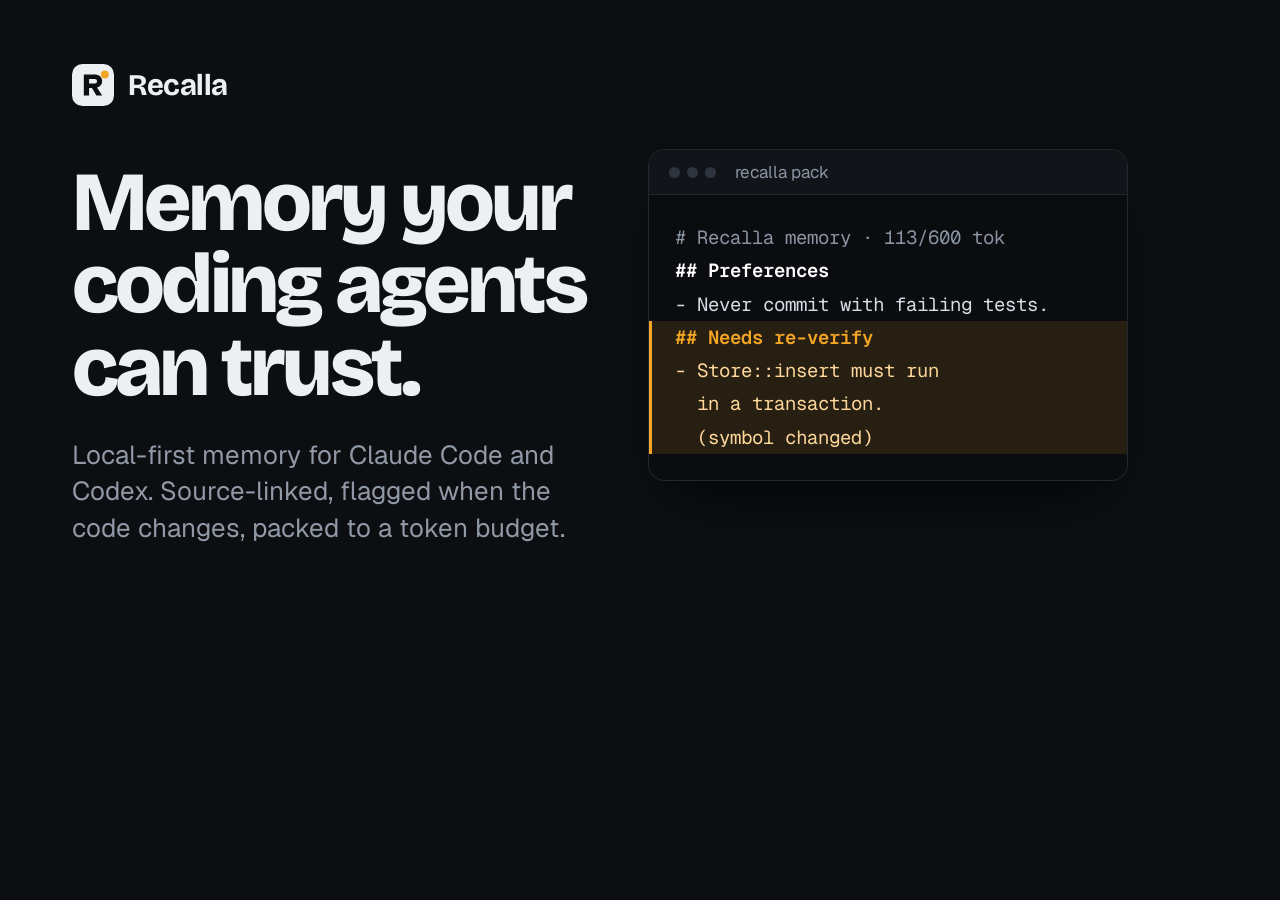
<file: web/tools/og.html>
<!doctype html>
<meta charset="utf-8">
<title>Recalla social card</title>
<!-- Render at exactly 1200x630 (see web/README.md). Uses the site's self-hosted fonts. -->
<style>
  @font-face { font-family: "Bricolage Grotesque"; font-weight: 500 800; src: url("../assets/fonts/bricolage-grotesque.woff2") format("woff2"); }
  @font-face { font-family: "Geist"; font-weight: 400 700; src: url("../assets/fonts/geist.woff2") format("woff2"); }
  @font-face { font-family: "Geist Mono"; font-weight: 400 600; src: url("../assets/fonts/geist-mono.woff2") format("woff2"); }
  html, body { margin: 0; width: 1200px; height: 630px; }
  body { box-sizing: border-box; padding: 64px 72px; background: #0c0e11; color: #edeff2; font-family: "Geist", sans-serif; display: grid; grid-template-columns: 1fr 480px; gap: 56px; position: relative; overflow: hidden; -webkit-font-smoothing: antialiased; }
  .brand { display: flex; align-items: center; gap: 14px; font-size: 30px; font-weight: 700; font-family: "Bricolage Grotesque", sans-serif; letter-spacing: -0.015em; }
  .brand svg { width: 42px; height: 42px; }
  h1 { margin: 56px 0 0; font-size: 84px; line-height: 0.98; letter-spacing: -0.045em; font-family: "Bricolage Grotesque", sans-serif; font-weight: 800; }
  p { margin: 28px 0 0; color: #9199a6; font-size: 26px; line-height: 1.4; }
  .term { align-self: center; border: 1px solid #23282f; border-radius: 16px; background: #0a0c0f; overflow: hidden; box-shadow: 0 30px 60px -30px #000; }
  .bar { display: flex; gap: 7px; align-items: center; height: 44px; padding: 0 20px; background: #111418; border-bottom: 1px solid #23282f; color: #8b94a3; font-size: 17px; }
  .bar i { width: 11px; height: 11px; border-radius: 50%; background: #2e343d; }
  .bar span { margin-left: 12px; }
  pre { margin: 0; padding: 26px 0; font: 19px/1.75 "Geist Mono", monospace; color: #d8dde5; }
  pre > span { display: block; padding: 0 26px; }
  .d { color: #8b94a3; } .h { color: #fff; font-weight: 600; }
  .w { background: rgb(245 165 36 / 0.12); border-left: 3px solid #f5a524; padding-left: 23px !important; color: #ffd79a; }
  .w b { color: #f5a524; font-weight: 600; }
</style>
<div>
  <div class="brand"><svg viewBox="0 0 32 32"><rect width="32" height="32" rx="8" fill="#EDEFF2"/><path d="M9 8h9a5 5 0 0 1 1 9.9L23 24h-4.4l-3.4-5.8H13V24H9zm4 3.4v3.4h4.4a1.7 1.7 0 0 0 0-3.4z" fill="#0C0E11" fill-rule="evenodd"/><circle cx="25" cy="8" r="3" fill="#F5A524"/></svg>Recalla</div>
  <h1>Memory your coding agents can trust.</h1>
  <p>Local-first memory for Claude Code and Codex. Source-linked, flagged when the code changes, packed to a token budget.</p>
</div>
<div class="term">
  <div class="bar"><i></i><i></i><i></i><span>recalla pack</span></div>
<pre><span class="d"># Recalla memory · 113/600 tok</span><span class="h">## Preferences</span><span>- Never commit with failing tests.</span><span class="w"><b>## Needs re-verify</b>
- Store::insert must run
  in a transaction.
  (symbol changed)</span></pre>
</div>
</file>
